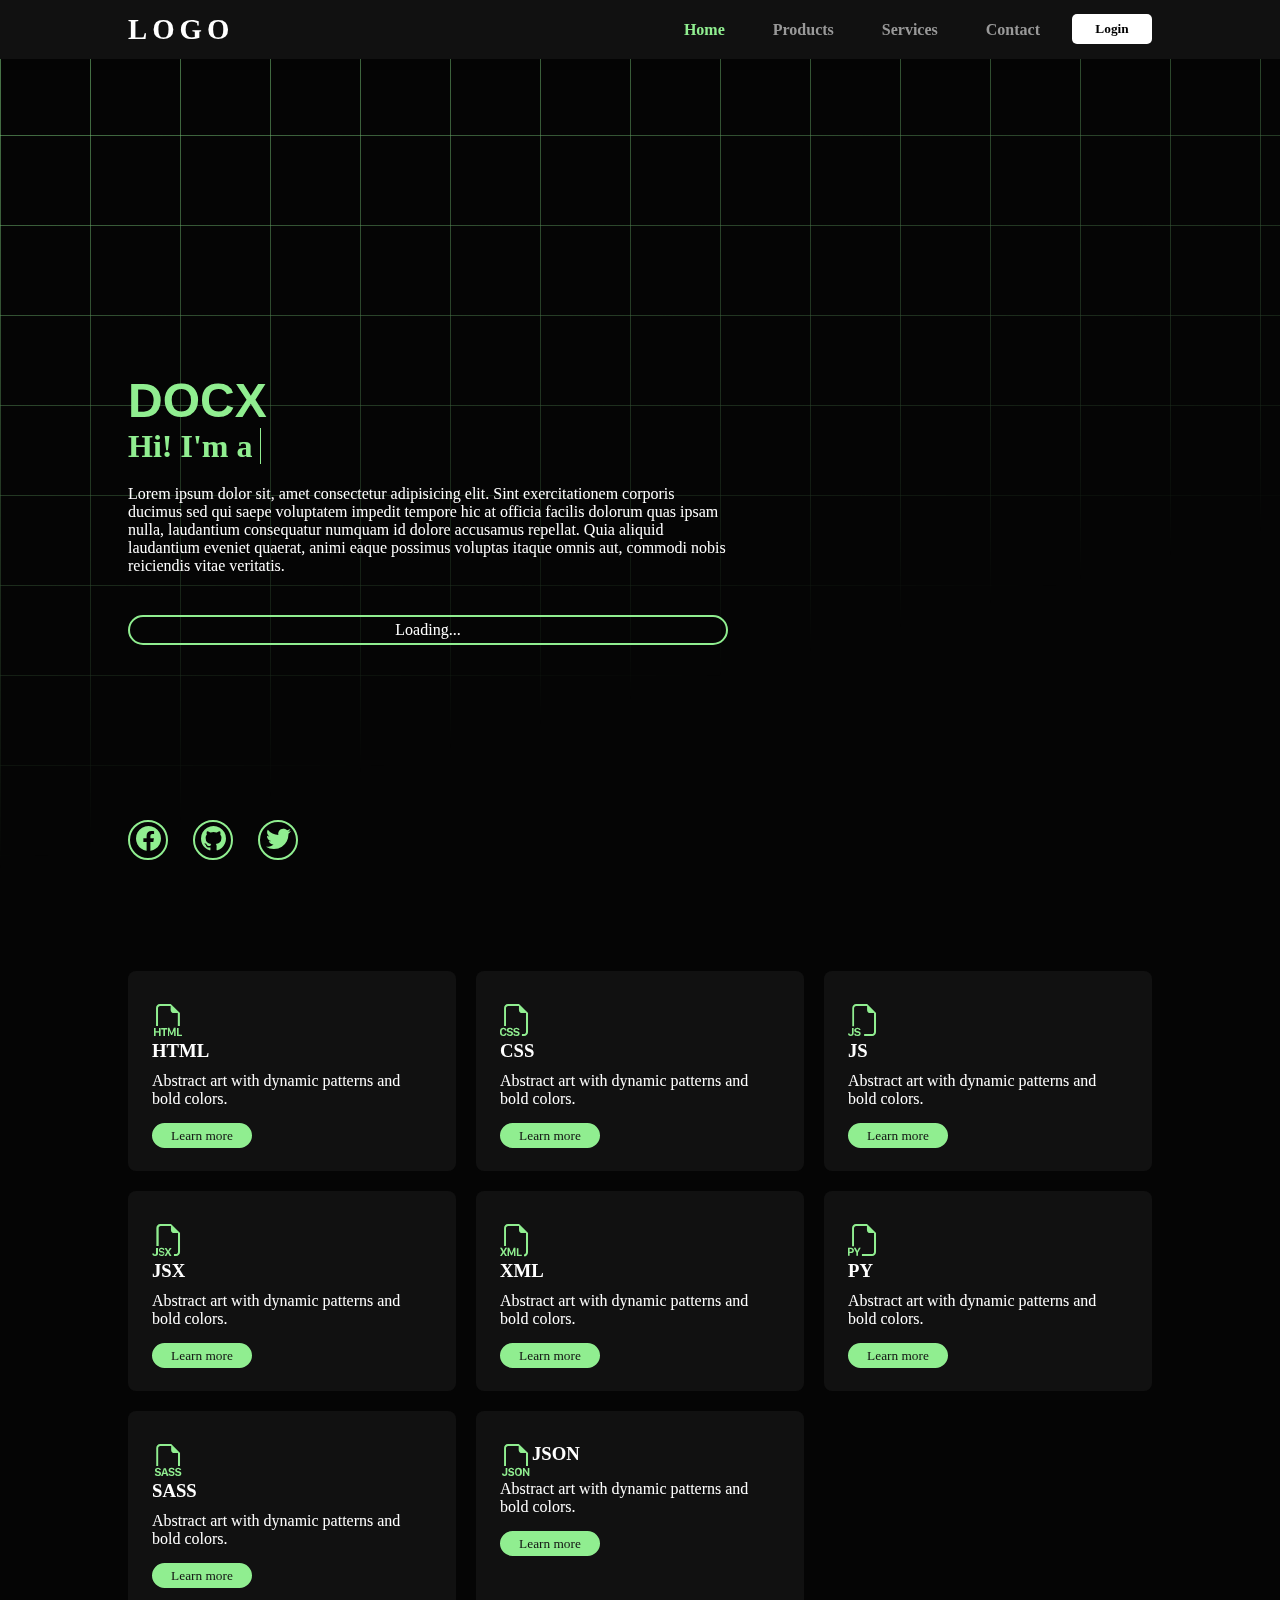
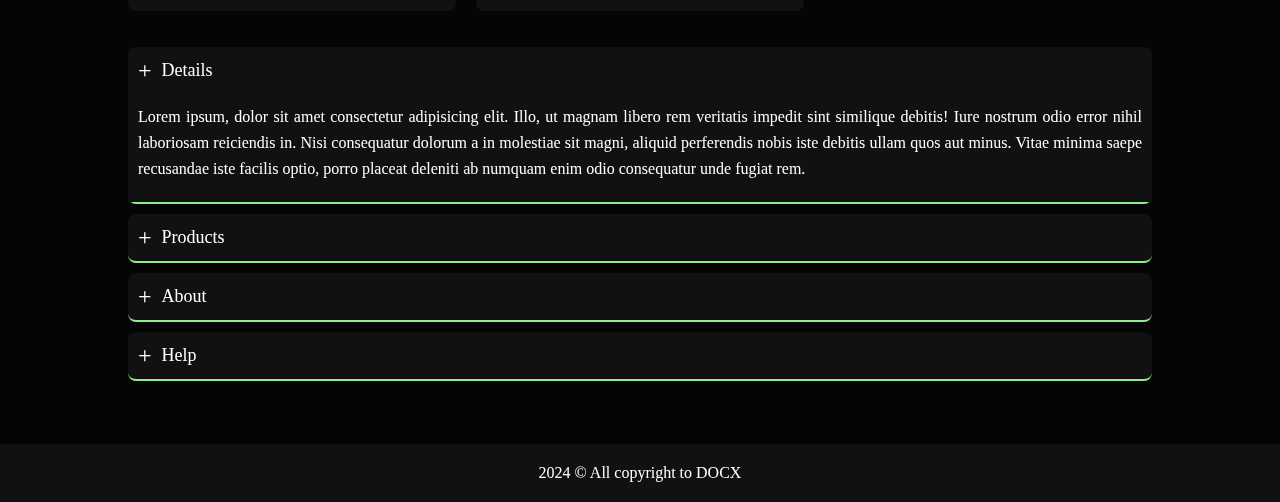
<file: index.html>
<!DOCTYPE html>
<html lang="en">

<head>
  <meta charset="UTF-8">
  <meta name="viewport" content="width=device-width, initial-scale=1.0">
  <title>LOGO</title>
  <link rel="stylesheet" href="css/style.css">
  <link rel="stylesheet" href="css/animations.css">
  <!--Favicon-->
  <link rel="shortcut icon" href="images/favicon.ico" title="Favicon" />
  <link rel="stylesheet" href="https://cdn.jsdelivr.net/npm/bootstrap-icons@1.11.3/font/bootstrap-icons.min.css">
  <link rel="stylesheet" href="https://unicons.iconscout.com/release/v4.0.8/css/solid.css">
</head>

<body>

  <!-- Header -->
  <header>
    <div class="logo">LOGO</div>
    <nav class="navbar">
      <ul>
        <li><a href="index.html" class="active">Home</a></li>
        <li><a href="products.html">Products</a></li>
        <li><a href="services.html">Services</a></li>
        <li><a href="contact.html">Contact</a></li>
        <li><button class="login-btn" onclick="openLoginModal()">Login</button></li>
      </ul>
    </nav>
    <!-- Sidebar for Mobile View -->
    <div class="menu-icon" onclick="toggleSidebar()"><i class="uis uis-bars"></i></div>
    <div class="sidebar" id="sidebar">
      <button class="close-btn" onclick="toggleSidebar()"><i class="bi bi-x-square-fill"></i></button>
      <ul>
        <li><a href="index.html" class="active" onclick="toggleSidebar()">Home</a></li>
        <li><a href="products.html" onclick="toggleSidebar()">Products</a></li>
        <li><a href="services.html" onclick="toggleSidebar()">Services</a></li>
        <li><a href="contact.html" onclick="toggleSidebar()">Contact</a></li>
        <li><button class="login-btn" onclick="openLoginModal()">Login</button></li>
      </ul>
    </div>
  </header>
  <!-- Login Modal -->
  <div class="modal" id="loginModal">
    <div class="modal-content">
      <span class="close-btn" onclick="closeLoginModal()"><i class="bi bi-x-square-fill"></i></span>

      <!-- Default Login Form -->
      <div id="loginForm">
        <h2>Login</h2>
        <form>
          <label for="username">Username</label>
          <input type="text" id="username" name="username" required>
          <label for="password">Password</label>
          <input type="password" id="password" name="password" required>

          <!-- Remember Me Checkbox -->
          <div class="remember-me">
            <input type="checkbox" id="rememberMe" name="rememberMe">
            <label for="rememberMe">Remember Me</label>
          </div>

          <button type="submit" class="login-submit">Login</button>
        </form>
        <p><a href="#" onclick="showForgotPassword()">Forgot Password?</a></p>
        <p>New here? <a href="#" onclick="showSignup()">Create an account</a></p>
      </div>

      <!-- Signup Form -->
      <div id="signupForm" class="hidden">
        <h2>Sign Up</h2>
        <form>
          <label for="email">Email</label>
          <input type="email" id="email" name="email" required>
          <label for="newUsername">Username</label>
          <input type="text" id="newUsername" name="newUsername" required>
          <label for="newPassword">Password</label>
          <input type="password" id="newPassword" name="newPassword" required>
          <button type="submit" class="login-submit">Sign Up</button>
        </form>
        <p>Already have an account? <a href="#" onclick="showLogin()">Login here</a></p>
      </div>

      <!-- Forgot Password Form -->
      <div id="forgotPasswordForm" class="hidden">
        <h2>Forgot Password</h2>
        <form>
          <label for="forgotEmail">Email</label>
          <input type="email" id="forgotEmail" name="forgotEmail" required>
          <button type="submit" class="login-submit">Reset Password</button>
        </form>
        <p>Remember your password? <a href="#" onclick="showLogin()">Login here</a></p>
      </div>
    </div>
  </div>
  <!-- All Contents Goes Here -->
  <section class="home">
    <div class="card">
      <h1>DOCX</h1>
      <h2 aria-label="Hi! I'm a developer">
        Hi! I'm a&nbsp;<span class="typewriter"></span>
      </h1>
      <p>Lorem ipsum dolor sit, amet consectetur adipisicing elit. Sint exercitationem corporis ducimus sed qui saepe
        voluptatem impedit tempore hic at officia facilis dolorum quas ipsam nulla, laudantium consequatur numquam id
        dolore accusamus repellat. Quia aliquid laudantium eveniet quaerat, animi eaque possimus voluptas itaque omnis
        aut, commodi nobis reiciendis vitae veritatis.</p>
      <a href="learnmore">Loading...</a>
    </div>
    <div class="social-icons">
      <a href="#"><i class="bi bi-facebook"></i></a>
      <a href="#"><i class="bi bi-github"></i></a>
      <a href="#"><i class="bi bi-twitter"></i></a>
    </div>
  </section>
  <section class="contents">
    <div class="box">
      <div class="content-text">
        <a href="#"><i class="bi bi-filetype-html"></i></a>
        <h3>HTML</h3>
        <p>Abstract art with dynamic patterns and bold colors.</p>
        <button class="learn-more">Learn more</button>
      </div>
    </div>
    <div class="box">
      <div class="content-text">
        <a href="#"><i class="bi bi-filetype-css"></i></a>
        <h3>CSS</h3>
        <p>Abstract art with dynamic patterns and bold colors.</p>
        <button class="learn-more">Learn more</button>
      </div>
    </div>
    <div class="box">
      <div class="content-text">
        <a href="#"><i class="bi bi-filetype-js"></i></a>
        <h3>JS</h3>
        <p>Abstract art with dynamic patterns and bold colors.</p>
        <button class="learn-more">Learn more</button>
      </div>
    </div>
    <div class="box">
      <div class="content-text">
        <a href="#"><i class="bi bi-filetype-jsx"></i></a>
        <h3>JSX</h3>
        <p>Abstract art with dynamic patterns and bold colors.</p>
        <button class="learn-more">Learn more</button>
      </div>
    </div>
    <div class="box">
      <div class="content-text">
        <a href="#"><i class="bi bi-filetype-xml"></i></a>
        <h3>XML</h3>
        <p>Abstract art with dynamic patterns and bold colors.</p>
        <button class="learn-more">Learn more</button>
      </div>
    </div>
    <div class="box">
      <div class="content-text">
        <a href="#"><i class="bi bi-filetype-py"></i></a>
        <h3>PY</h3>
        <p>Abstract art with dynamic patterns and bold colors.</p>
        <button class="learn-more">Learn more</button>
      </div>
    </div>
    <div class="box">
      <div class="content-text">
        <a href="#"><i class="bi bi-filetype-sass"></i></a>
        <h3>SASS</h3>
        <p>Abstract art with dynamic patterns and bold colors.</p>
        <button class="learn-more">Learn more</button>
      </div>
    </div>
    <div class="box">
      <div class="content-text">
        <a href="#"><i class="bi bi-filetype-json"></i><h3>JSON</h3></a>
        
        <p>Abstract art with dynamic patterns and bold colors.</p>
        <button class="learn-more">Learn more</button>
      </div>
    </div>
    <!-- Add more contents here -->
  </section class=accordion-container>
  <section>
  <ul class="accordion">
    <li>
        <input type="radio" name="accordion" id="first" checked>
        <label for="first">Details</label>
        <div class="content">
            <p>Lorem ipsum, dolor sit amet consectetur adipisicing elit. Illo, ut magnam libero rem veritatis
                impedit sint similique debitis! Iure nostrum odio error nihil laboriosam reiciendis in. Nisi
                consequatur dolorum a in molestiae sit magni, aliquid perferendis nobis iste debitis ullam quos
                aut minus. Vitae minima saepe recusandae iste facilis optio, porro placeat deleniti ab numquam
                enim odio consequatur unde fugiat rem.</p>
        </div>
    </li>
    <li>
        <input type="radio" name="accordion" id="second">
        <label for="second">Products</label>
        <div class="content">
            <p>Lorem ipsum, dolor sit amet consectetur adipisicing elit. Illo, ut magnam libero rem veritatis
                impedit sint similique debitis! Iure nostrum odio error nihil laboriosam reiciendis in. Nisi
                consequatur dolorum a in molestiae sit magni, aliquid perferendis nobis iste debitis ullam quos
                aut minus. Vitae minima saepe recusandae iste facilis optio, porro placeat deleniti ab numquam
                enim odio consequatur unde fugiat rem.</p>
        </div>
    </li>
    <li>
        <input type="radio" name="accordion" id="third">
        <label for="third">About</label>
        <div class="content">
            <p>Lorem ipsum, dolor sit amet consectetur adipisicing elit. Illo, ut magnam libero rem veritatis
                impedit sint similique debitis! Iure nostrum odio error nihil laboriosam reiciendis in. Nisi
                consequatur dolorum a in molestiae sit magni, aliquid perferendis nobis iste debitis ullam quos
                aut minus. Vitae minima saepe recusandae iste facilis optio, porro placeat deleniti ab numquam
                enim odio consequatur unde fugiat rem.</p>
        </div>
    </li>
    <li>
        <input type="radio" name="accordion" id="fourth">
        <label for="fourth">Help</label>
        <div class="content">
            <p>Lorem ipsum, dolor sit amet consectetur adipisicing elit. Illo, ut magnam libero rem veritatis
                impedit sint similique debitis! Iure nostrum odio error nihil laboriosam reiciendis in. Nisi
                consequatur dolorum a in molestiae sit magni, aliquid perferendis nobis iste debitis ullam quos
                aut minus. Vitae minima saepe recusandae iste facilis optio, porro placeat deleniti ab numquam
                enim odio consequatur unde fugiat rem.</p>
        </div>
    </li>
</ul>
</section>
  <footer>2024 © All copyright to DOCX</footer>

  <script src="js/script.js"></script>
  <script src="js/animations.js"></script>

</body>

</html>
</file>
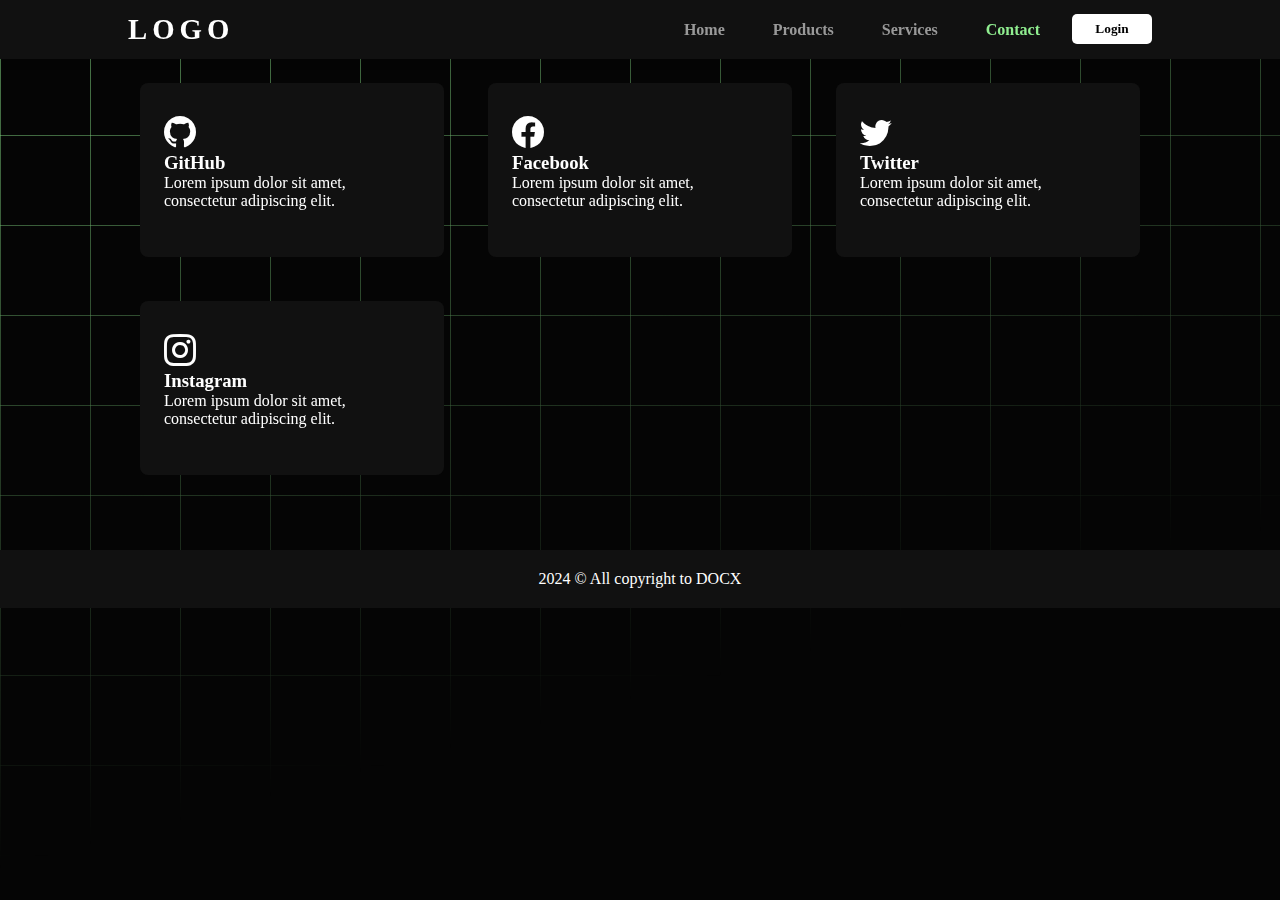
<file: contact.html>
<!DOCTYPE html>
<html lang="en">

<head>
  <meta charset="UTF-8">
  <meta name="viewport" content="width=device-width, initial-scale=1.0">
  <title>LOGO</title>
  <link rel="stylesheet" href="css/style.css">
  <link rel="stylesheet" href="css/animations.css">
  <!--Favicon-->
  <link rel="shortcut icon" href="images/favicon.ico" title="Favicon" />
  <link rel="stylesheet" href="https://cdn.jsdelivr.net/npm/bootstrap-icons@1.11.3/font/bootstrap-icons.min.css">
  <link rel="stylesheet" href="https://unicons.iconscout.com/release/v4.0.8/css/solid.css">
</head>

<body>

  <!-- Header -->
  <header>
    <div class="logo">LOGO</div>
    <nav class="navbar">
      <ul>
        <li><a href="index.html">Home</a></li>
        <li><a href="products.html">Products</a></li>
        <li><a href="services.html">Services</a></li>
        <li><a href="contact.html" class="active">Contact</a></li>
        <li><button class="login-btn" onclick="openLoginModal()">Login</button></li>
      </ul>
    </nav>
    <!-- Sidebar for Mobile View -->
    <div class="menu-icon" onclick="toggleSidebar()"><i class="uis uis-bars"></i></div>
    <div class="sidebar" id="sidebar">
      <button class="close-btn" onclick="toggleSidebar()"><i class="bi bi-x-square-fill"></i></button>
      <ul>
        <li><a href="index.html" onclick="toggleSidebar()">Home</a></li>
        <li><a href="products.html" onclick="toggleSidebar()">Products</a></li>
        <li><a href="services.html" onclick="toggleSidebar()">Services</a></li>
        <li><a href="contact.html" onclick="toggleSidebar()">Contact</a></li>
        <li><button class="login-btn" onclick="openLoginModal()">Login</button></li>
      </ul>
    </div>
  </header>
  <!-- Login Modal -->
  <div class="modal" id="loginModal">
    <div class="modal-content">
      <span class="close-btn" onclick="closeLoginModal()"><i class="bi bi-x-square-fill"></i></span>

      <!-- Default Login Form -->
      <div id="loginForm">
        <h2>Login</h2>
        <form>
          <label for="username">Username</label>
          <input type="text" id="username" name="username" required>
          <label for="password">Password</label>
          <input type="password" id="password" name="password" required>

          <!-- Remember Me Checkbox -->
          <div class="remember-me">
            <input type="checkbox" id="rememberMe" name="rememberMe">
            <label for="rememberMe">Remember Me</label>
          </div>

          <button type="submit" class="login-submit">Login</button>
        </form>
        <p><a href="#" onclick="showForgotPassword()">Forgot Password?</a></p>
        <p>New here? <a href="#" onclick="showSignup()">Create an account</a></p>
      </div>

      <!-- Signup Form -->
      <div id="signupForm" class="hidden">
        <h2>Sign Up</h2>
        <form>
          <label for="email">Email</label>
          <input type="email" id="email" name="email" required>
          <label for="newUsername">Username</label>
          <input type="text" id="newUsername" name="newUsername" required>
          <label for="newPassword">Password</label>
          <input type="password" id="newPassword" name="newPassword" required>
          <button type="submit" class="login-submit">Sign Up</button>
        </form>
        <p>Already have an account? <a href="#" onclick="showLogin()">Login here</a></p>
      </div>

      <!-- Forgot Password Form -->
      <div id="forgotPasswordForm" class="hidden">
        <h2>Forgot Password</h2>
        <form>
          <label for="forgotEmail">Email</label>
          <input type="email" id="forgotEmail" name="forgotEmail" required>
          <button type="submit" class="login-submit">Reset Password</button>
        </form>
        <p>Remember your password? <a href="#" onclick="showLogin()">Login here</a></p>
      </div>
    </div>
  </div>
  <!-- All Contents Goes Here -->
  <section class="robox-container">
<div class="robox">
  <a href="#"><i class="bi bi-github"></i></a>
  <h3>GitHub</h3>
  <div class="liquid-flow-wave"></div>
  <div class="content-text">
    <p>Lorem ipsum dolor sit amet, consectetur adipiscing elit.</p>
    <a href="#"><i class="fas fa-link"></i></a>
  </div>
</div>
<div class="robox">
  <a href="#"><i class="bi bi-facebook"></i></a>
  <h3>Facebook</h3>
  <div class="liquid-flow-wave"></div>
  <div class="content-text">
    <p>Lorem ipsum dolor sit amet, consectetur adipiscing elit.</p>
    <a href="#"><i class="fas fa-link"></i></a>
  </div>
</div>
<div class="robox">
  <a href="#"><i class="bi bi-twitter"></i></a>
  <h3>Twitter</h3>
  <div class="liquid-flow-wave"></div>
  <div class="content-text">
    <p>Lorem ipsum dolor sit amet, consectetur adipiscing elit.</p>
    <a href="#"><i class="fas fa-link"></i></a>
  </div>
</div>
<div class="robox">
  <a href="#"><i class="bi bi-instagram"></i></a>
  <h3>Instagram</h3>
  <div class="liquid-flow-wave"></div>
  <div class="content-text">
    <p>Lorem ipsum dolor sit amet, consectetur adipiscing elit.</p>
    <a href="#"><i class="fas fa-link"></i></a>
  </div>
</div>
<div class="waves"></div>
  </section>
  <footer>2024 © All copyright to DOCX</footer>

  <script src="js/script.js"></script>
  <script src="js/animations.js"></script>

</body>

</html>
</file>
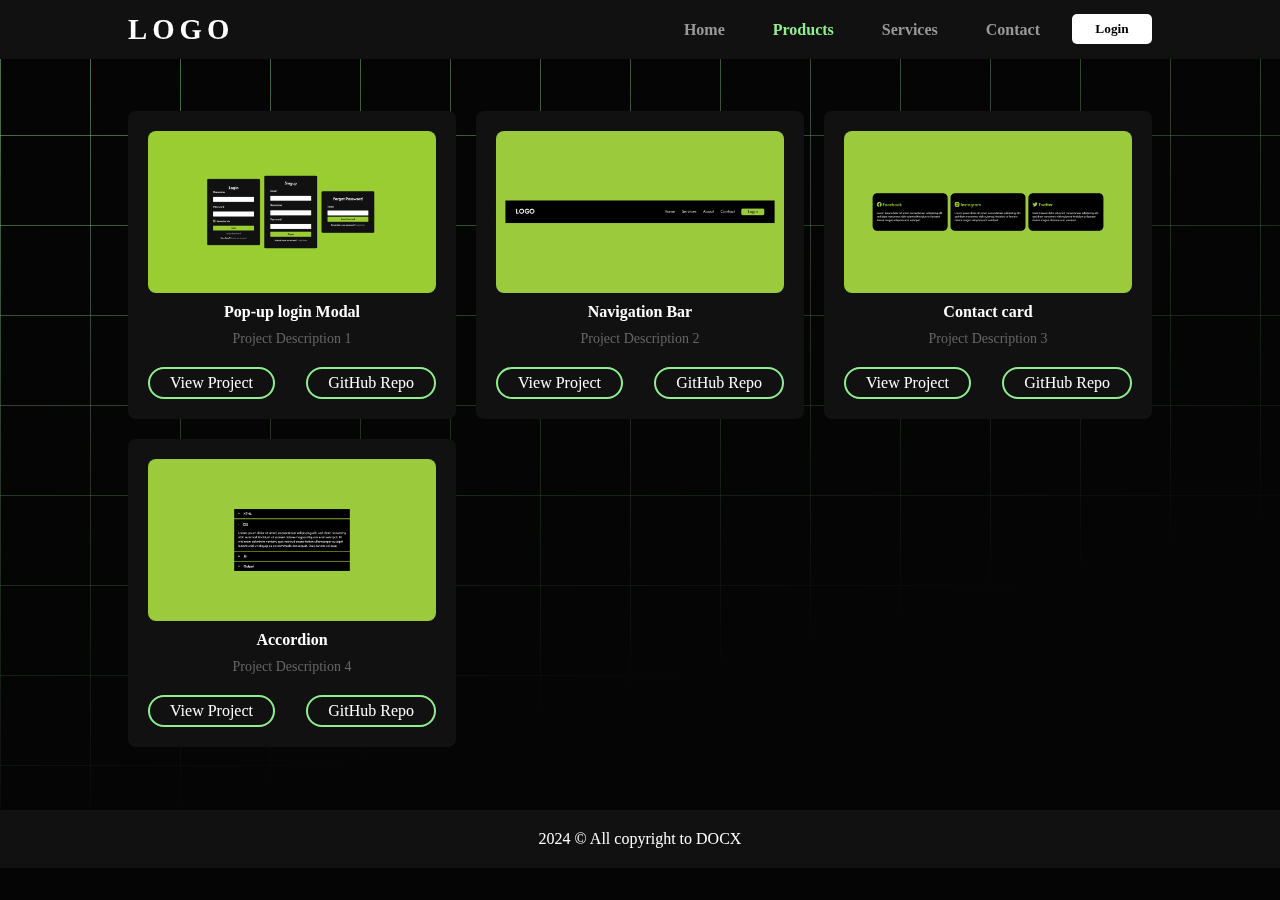
<file: products.html>
<!DOCTYPE html>
<html lang="en">

<head>
  <meta charset="UTF-8">
  <meta name="viewport" content="width=device-width, initial-scale=1.0">
  <title>LOGO</title>
  <link rel="stylesheet" href="css/style.css">
  <link rel="stylesheet" href="css/animations.css">
  <!--Favicon-->
  <link rel="shortcut icon" href="images/favicon.ico" title="Favicon" />
  <link rel="stylesheet" href="https://cdn.jsdelivr.net/npm/bootstrap-icons@1.11.3/font/bootstrap-icons.min.css">
  <link rel="stylesheet" href="https://unicons.iconscout.com/release/v4.0.8/css/solid.css">
</head>

<body>

  <!-- Header -->
  <header>
    <div class="logo">LOGO</div>
    <nav class="navbar">
      <ul>
        <li><a href="index.html">Home</a></li>
        <li><a href="products.html" class="active">Products</a></li>
        <li><a href="services.html">Services</a></li>
        <li><a href="contact.html">Contact</a></li>
        <li><button class="login-btn" onclick="openLoginModal()">Login</button></li>
      </ul>
    </nav>
    <!-- Sidebar for Mobile View -->
    <div class="menu-icon" onclick="toggleSidebar()"><i class="uis uis-bars"></i></div>
    <div class="sidebar" id="sidebar">
      <button class="close-btn" onclick="toggleSidebar()"><i class="bi bi-x-square-fill"></i></button>
      <ul>
        <li><a href="index.html" onclick="toggleSidebar()">Home</a></li>
        <li><a href="products.html" onclick="toggleSidebar()">Products</a></li>
        <li><a href="services.html" onclick="toggleSidebar()">Services</a></li>
        <li><a href="contact.html" onclick="toggleSidebar()">Contact</a></li>
        <li><button class="login-btn" onclick="openLoginModal()">Login</button></li>
      </ul>
    </div>
  </header>
  <!-- Login Modal -->
  <div class="modal" id="loginModal">
    <div class="modal-content">
      <span class="close-btn" onclick="closeLoginModal()"><i class="bi bi-x-square-fill"></i></span>

      <!-- Default Login Form -->
      <div id="loginForm">
        <h2>Login</h2>
        <form>
          <label for="username">Username</label>
          <input type="text" id="username" name="username" required>
          <label for="password">Password</label>
          <input type="password" id="password" name="password" required>

          <!-- Remember Me Checkbox -->
          <div class="remember-me">
            <input type="checkbox" id="rememberMe" name="rememberMe">
            <label for="rememberMe">Remember Me</label>
          </div>

          <button type="submit" class="login-submit">Login</button>
        </form>
        <p><a href="#" onclick="showForgotPassword()">Forgot Password?</a></p>
        <p>New here? <a href="#" onclick="showSignup()">Create an account</a></p>
      </div>

      <!-- Signup Form -->
      <div id="signupForm" class="hidden">
        <h2>Sign Up</h2>
        <form>
          <label for="email">Email</label>
          <input type="email" id="email" name="email" required>
          <label for="newUsername">Username</label>
          <input type="text" id="newUsername" name="newUsername" required>
          <label for="newPassword">Password</label>
          <input type="password" id="newPassword" name="newPassword" required>
          <button type="submit" class="login-submit">Sign Up</button>
        </form>
        <p>Already have an account? <a href="#" onclick="showLogin()">Login here</a></p>
      </div>

      <!-- Forgot Password Form -->
      <div id="forgotPasswordForm" class="hidden">
        <h2>Forgot Password</h2>
        <form>
          <label for="forgotEmail">Email</label>
          <input type="email" id="forgotEmail" name="forgotEmail" required>
          <button type="submit" class="login-submit">Reset Password</button>
        </form>
        <p>Remember your password? <a href="#" onclick="showLogin()">Login here</a></p>
      </div>
    </div>
  </div>
  <!-- All Contents Goes Here -->
<section class="set">
  <div class="project-grid">
    <div class="project-card">
      <img src="images/Login.jpg" alt="Project Image 1">
      <h2>Pop-up login Modal</h2>
      <p>Project Description 1</p>
      <div class="project-links">
        <a href="#" class="btn">View Project</a>
        <a href="#" class="btn">GitHub Repo</a>
      </div>
    </div>
    <div class="project-card">
      <img src="images/Navigation bar.jpg" alt="Project Image 2">
      <h2>Navigation Bar</h2>
      <p>Project Description 2</p>
      <div class="project-links">
        <a href="#" class="btn">View Project</a>
        <a href="#" class="btn">GitHub Repo</a>
      </div>
    </div>
    <div class="project-card">
      <img src="images/Contact Card.jpg" alt="Project Image 3">
      <h2>Contact card</h2>
      <p>Project Description 3</p>
      <div class="project-links">
        <a href="#" class="btn">View Project</a>
        <a href="#" class="btn">GitHub Repo</a>
      </div>
    </div>
    <div class="project-card">
      <img src="images/Accordion.jpg" alt="Project Image 4">
      <h2>Accordion</h2>
      <p>Project Description 4</p>
      <div class="project-links">
        <a href="#" class="btn">View Project</a>
        <a href="#" class="btn">GitHub Repo</a>
      </div>
    </div>
  </div>
</section>
  <footer>2024 © All copyright to DOCX</footer>

  <script src="js/script.js"></script>
  <script src="js/animations.js"></script>

</body>

</html>
</file>
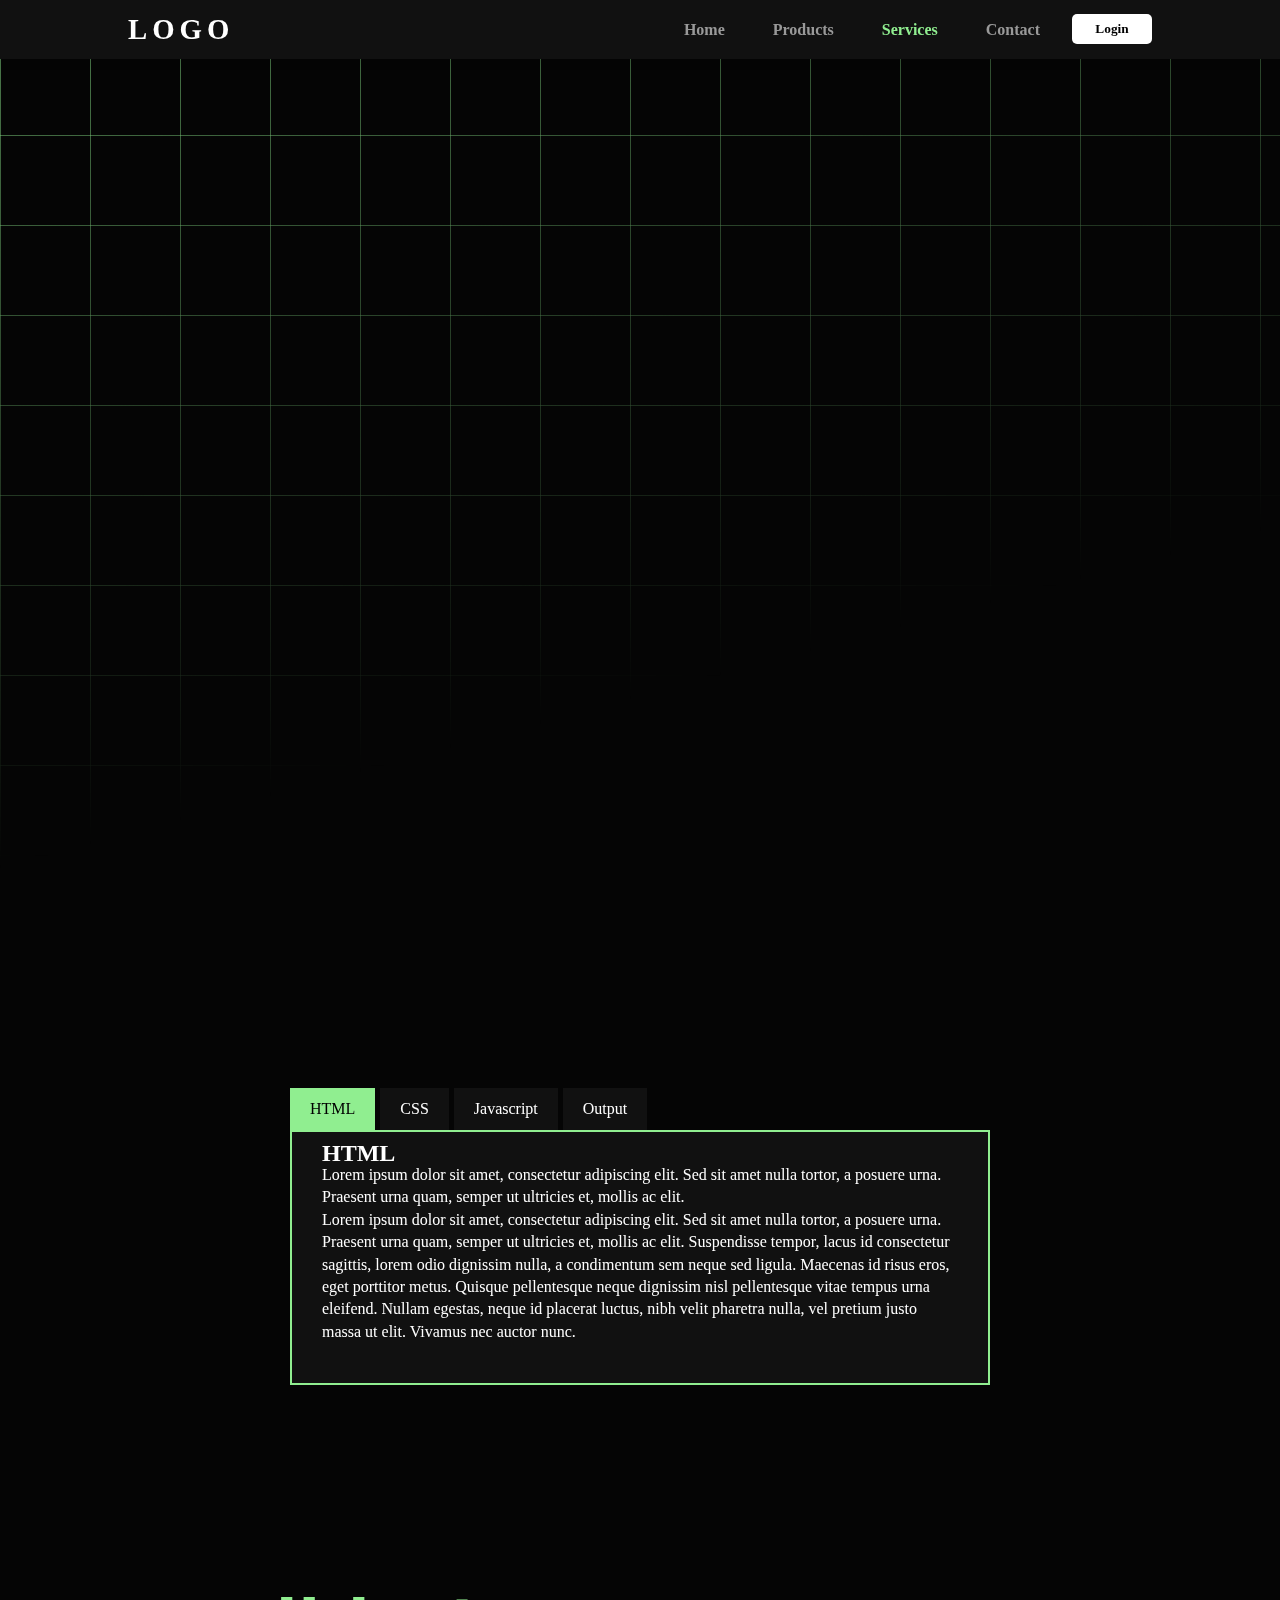
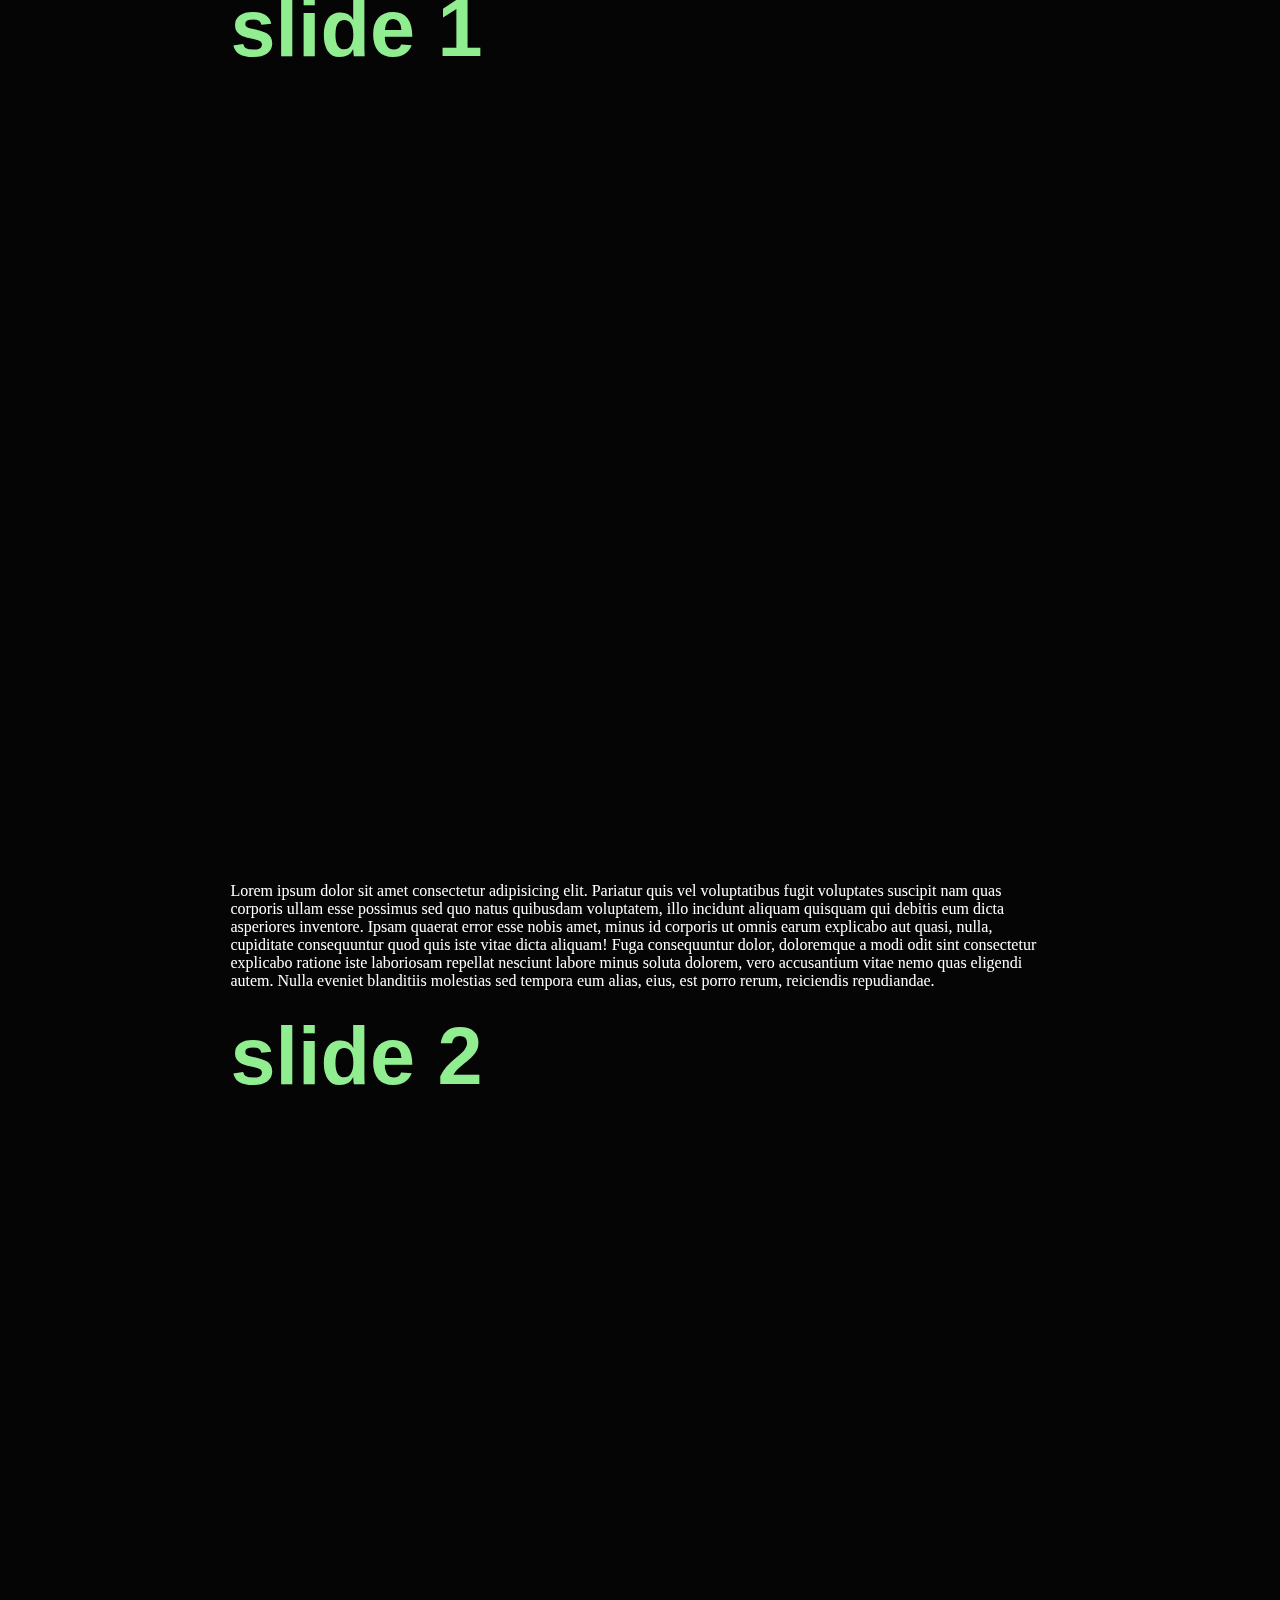
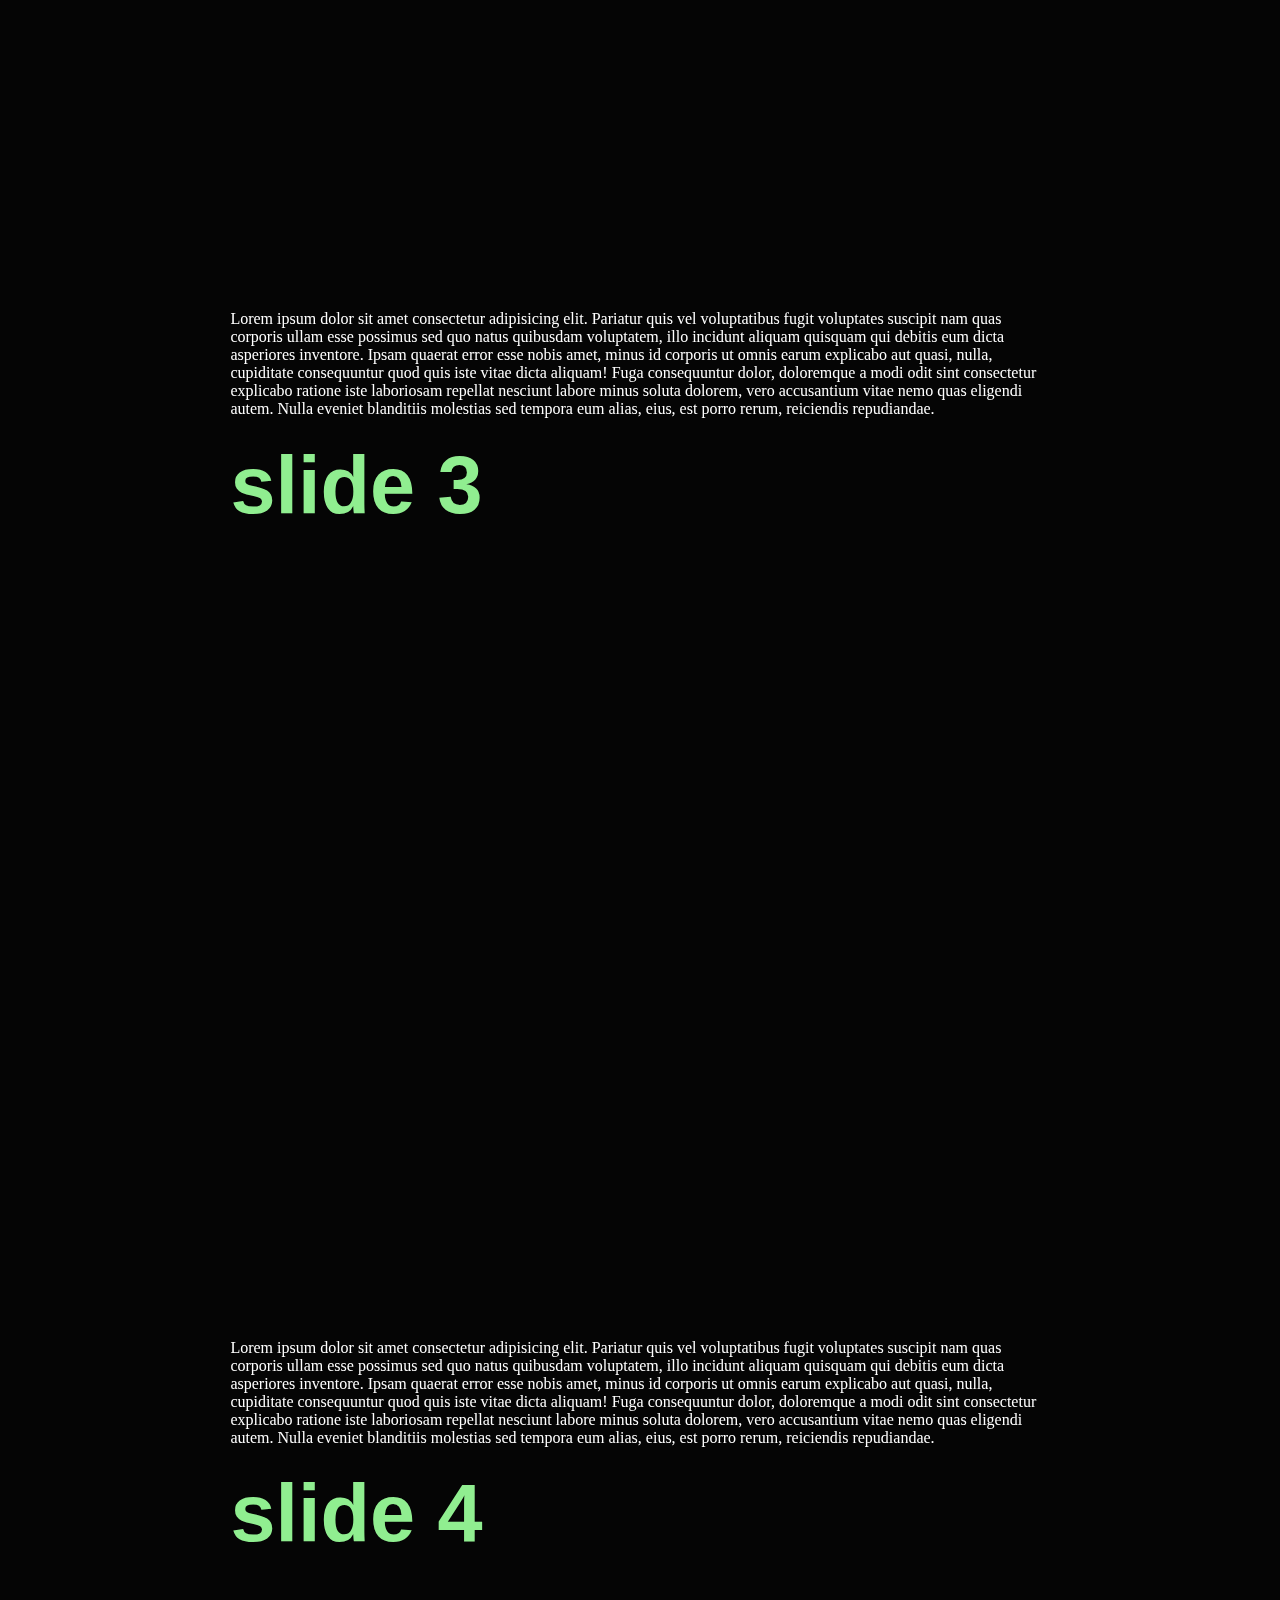
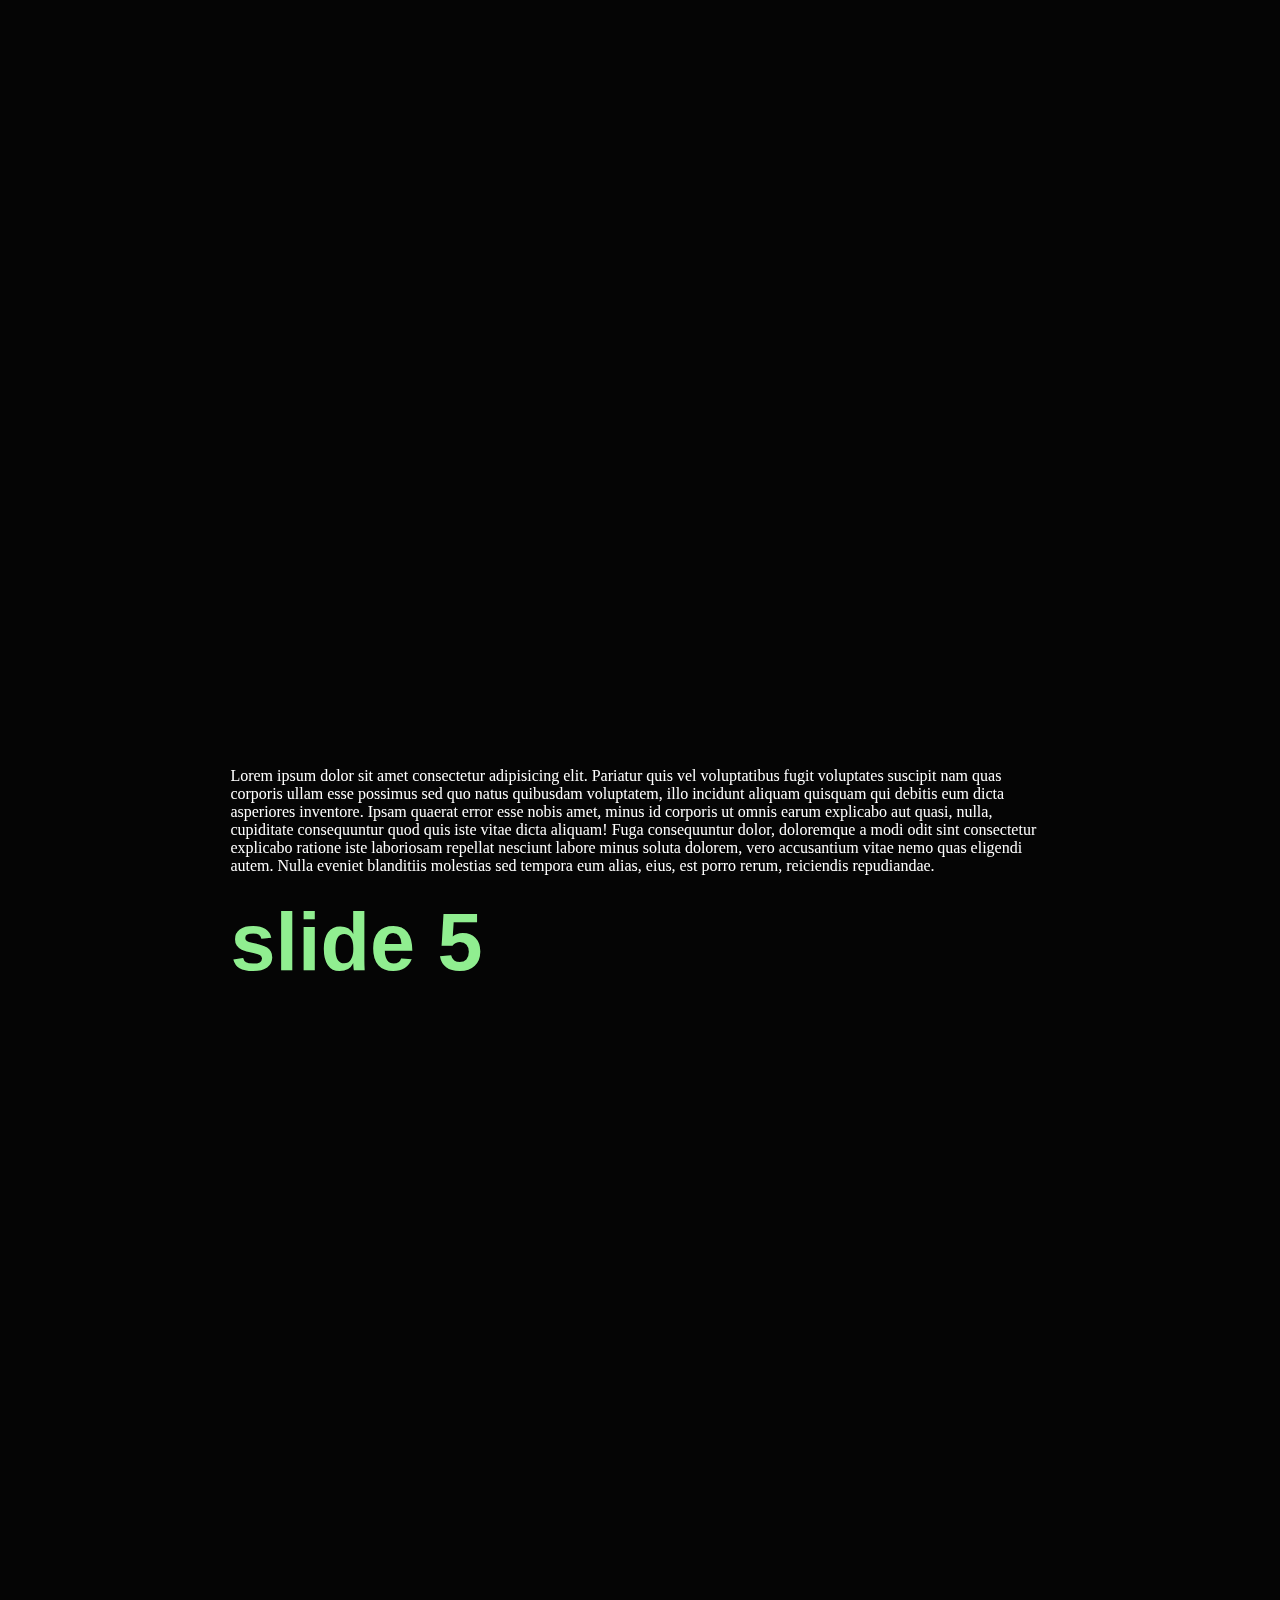
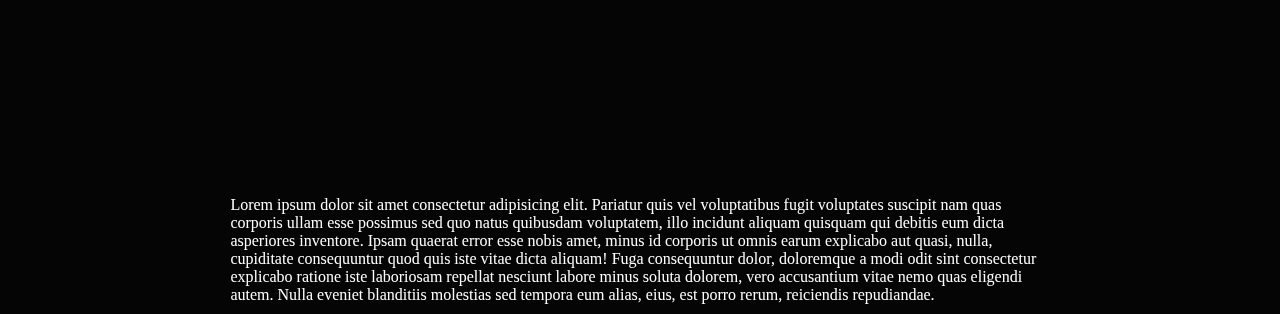
<file: services.html>
<!DOCTYPE html>
<html lang="en">

<head>
  <meta charset="UTF-8">
  <meta name="viewport" content="width=device-width, initial-scale=1.0">
  <title>LOGO</title>
  <link rel="stylesheet" href="css/style.css">
  <link rel="stylesheet" href="css/animations.css">
  <!--Favicon-->
  <link rel="shortcut icon" href="images/favicon.ico" title="Favicon" />
  <link rel="stylesheet" href="https://cdn.jsdelivr.net/npm/bootstrap-icons@1.11.3/font/bootstrap-icons.min.css">
  <link rel="stylesheet" href="https://unicons.iconscout.com/release/v4.0.8/css/solid.css">
</head>

<body>

  <!-- Header -->
  <header>
    <div class="logo">LOGO</div>
    <nav class="navbar">
      <ul>
        <li><a href="index.html">Home</a></li>
        <li><a href="products.html">Products</a></li>
        <li><a href="services.html" class="active">Services</a></li>
        <li><a href="contact.html">Contact</a></li>
        <li><button class="login-btn" onclick="openLoginModal()">Login</button></li>
      </ul>
    </nav>
    <!-- Sidebar for Mobile View -->
    <div class="menu-icon" onclick="toggleSidebar()"><i class="uis uis-bars"></i></div>
    <div class="sidebar" id="sidebar">
      <button class="close-btn" onclick="toggleSidebar()"><i class="bi bi-x-square-fill"></i></button>
      <ul>
        <li><a href="index.html" onclick="toggleSidebar()">Home</a></li>
        <li><a href="products.html" onclick="toggleSidebar()">Products</a></li>
        <li><a href="services.html" onclick="toggleSidebar()">Services</a></li>
        <li><a href="contact.html" onclick="toggleSidebar()">Contact</a></li>
        <li><button class="login-btn" onclick="openLoginModal()">Login</button></li>
      </ul>
    </div>
  </header>
  <!-- Login Modal -->
  <div class="modal" id="loginModal">
    <div class="modal-content">
      <span class="close-btn" onclick="closeLoginModal()"><i class="bi bi-x-square-fill"></i></span>

      <!-- Default Login Form -->
      <div id="loginForm">
        <h2>Login</h2>
        <form>
          <label for="username">Username</label>
          <input type="text" id="username" name="username" required>
          <label for="password">Password</label>
          <input type="password" id="password" name="password" required>

          <!-- Remember Me Checkbox -->
          <div class="remember-me">
            <input type="checkbox" id="rememberMe" name="rememberMe">
            <label for="rememberMe">Remember Me</label>
          </div>

          <button type="submit" class="login-submit">Login</button>
        </form>
        <p><a href="#" onclick="showForgotPassword()">Forgot Password?</a></p>
        <p>New here? <a href="#" onclick="showSignup()">Create an account</a></p>
      </div>

      <!-- Signup Form -->
      <div id="signupForm" class="hidden">
        <h2>Sign Up</h2>
        <form>
          <label for="email">Email</label>
          <input type="email" id="email" name="email" required>
          <label for="newUsername">Username</label>
          <input type="text" id="newUsername" name="newUsername" required>
          <label for="newPassword">Password</label>
          <input type="password" id="newPassword" name="newPassword" required>
          <button type="submit" class="login-submit">Sign Up</button>
        </form>
        <p>Already have an account? <a href="#" onclick="showLogin()">Login here</a></p>
      </div>

      <!-- Forgot Password Form -->
      <div id="forgotPasswordForm" class="hidden">
        <h2>Forgot Password</h2>
        <form>
          <label for="forgotEmail">Email</label>
          <input type="email" id="forgotEmail" name="forgotEmail" required>
          <button type="submit" class="login-submit">Reset Password</button>
        </form>
        <p>Remember your password? <a href="#" onclick="showLogin()">Login here</a></p>
      </div>
    </div>
  </div>
  <!-- All Contents Goes Here -->
  <section class="tabbed-content">
    <div class="tabbed">
      <input type="radio" name="tabs" id="tab-nav-1" checked>
      <label for="tab-nav-1">HTML</label>
      <input type="radio" name="tabs" id="tab-nav-2">
      <label for="tab-nav-2">CSS</label>
      <input type="radio" name="tabs" id="tab-nav-3">
      <label for="tab-nav-3">Javascript</label>
      <input type="radio" name="tabs" id="tab-nav-4">
      <label for="tab-nav-4">Output</label>
      <div class="tabs">
        <div>
          <h2>HTML</h2>
          <p>Lorem ipsum dolor sit amet, consectetur adipiscing elit. Sed sit amet nulla tortor, a posuere urna.
            Praesent
            urna quam, semper ut ultricies et, mollis ac elit. </p>
          <p>Lorem ipsum dolor sit amet, consectetur adipiscing elit. Sed sit amet nulla tortor, a posuere urna.
            Praesent
            urna quam, semper ut ultricies et, mollis ac elit. Suspendisse tempor, lacus id consectetur sagittis, lorem
            odio dignissim nulla, a condimentum sem neque sed ligula. Maecenas id risus eros, eget porttitor metus.
            Quisque pellentesque neque dignissim nisl pellentesque vitae tempus urna eleifend. Nullam egestas, neque id
            placerat luctus, nibh velit pharetra nulla, vel pretium justo massa ut elit. Vivamus nec auctor nunc.</p>
        </div>
        <div>
          <h2>CSS</h2>
          <p>Maecenas dictum, urna ut consequat condimentum, est dui commodo diam, ac pretium dui ante eu quam.
            Curabitur
            posuere metus nec tellus venenatis placerat. Ut egestas neque in odio vulputate gravida. In at justo ac est
            laoreet eleifend vel quis arcu. Aliquam erat volutpat. Proin vitae vehicula neque. Nam tempus erat ac ante
            tincidunt tincidunt. Pellentesque eu nibh sapien. Nunc augue magna, lacinia eget congue eget, mattis id
            tortor. Fusce id vestibulum neque. Proin tincidunt tellus ut risus lobortis cursus. Duis sit amet urna vel
            sapien ullamcorper varius.</p>
        </div>
        <div>
          <h2>Javascript</h2>
          <p>Duis luctus dolor ac erat luctus hendrerit. Aenean id congue magna. Proin sit amet elit vel lacus ornare
            dignissim imperdiet nec odio. Maecenas condimentum egestas lorem et laoreet. Donec ut leo non purus rutrum
            euismod vel faucibus nunc. Curabitur vel mauris nisi, vitae laoreet erat. Lorem ipsum dolor sit amet,
            consectetur adipiscing elit. Vestibulum ante ipsum primis in faucibus orci luctus et ultrices posuere
            cubilia
            Curae; Maecenas ipsum odio, iaculis id vulputate vitae, vestibulum at nunc. Integer non nisl lorem. Quisque
            lobortis congue semper. Nunc neque nisi, consequat id egestas vitae, porta vel sem.</p>
        </div>
        <div>
          <h2>Output</h2>
          <p>Fusce vel eros eu lectus ultricies fermentum vestibulum adipiscing odio. Suspendisse ultricies, metus nec
            dapibus pharetra, quam arcu vulputate nisl, a pretium nisi velit id ante. Nunc auctor augue sit amet orci
            vestibulum id placerat nulla pellentesque. Duis vel quam velit. Ut auctor ipsum quis lacus semper non
            pretium
            mi dignissim. Morbi ultrices augue eget nisi hendrerit placerat. Mauris rhoncus urna quis metus congue quis
            condimentum risus interdum. Nam lobortis lectus et enim laoreet mattis. Integer faucibus ullamcorper erat,
            at
            rhoncus leo bibendum sed. Mauris libero urna, placerat non pretium ac, elementum et arcu. Aliquam non tellus
            diam, vel scelerisque odio. Etiam a quam et enim vehicula feugiat posuere at dui. Phasellus at nisl quam.
            Integer nisi mi, varius vitae placerat viverra, dapibus vitae massa. Nullam ut orci vitae nisi ornare
            aliquam
            in eget orci.</p>
        </div>
      </div>
  </section>
  <section class="reg">
    <section>
      <h1>slide 1</h1>
      <p>Lorem ipsum dolor sit amet consectetur adipisicing elit. Pariatur quis vel voluptatibus fugit voluptates
        suscipit nam quas corporis ullam esse possimus sed quo natus quibusdam voluptatem, illo incidunt aliquam
        quisquam qui debitis eum dicta asperiores inventore. Ipsam quaerat error esse nobis amet, minus id corporis ut
        omnis earum explicabo aut quasi, nulla, cupiditate consequuntur quod quis iste vitae dicta aliquam! Fuga
        consequuntur dolor, doloremque a modi odit sint consectetur explicabo ratione iste laboriosam repellat nesciunt
        labore minus soluta dolorem, vero accusantium vitae nemo quas eligendi autem. Nulla eveniet blanditiis molestias
        sed tempora eum alias, eius, est porro rerum, reiciendis repudiandae.</p>
    </section>
    <section>
      <h1>slide 2</h1>
      <p>Lorem ipsum dolor sit amet consectetur adipisicing elit. Pariatur quis vel voluptatibus fugit voluptates
        suscipit nam quas corporis ullam esse possimus sed quo natus quibusdam voluptatem, illo incidunt aliquam
        quisquam qui debitis eum dicta asperiores inventore. Ipsam quaerat error esse nobis amet, minus id corporis ut
        omnis earum explicabo aut quasi, nulla, cupiditate consequuntur quod quis iste vitae dicta aliquam! Fuga
        consequuntur dolor, doloremque a modi odit sint consectetur explicabo ratione iste laboriosam repellat nesciunt
        labore minus soluta dolorem, vero accusantium vitae nemo quas eligendi autem. Nulla eveniet blanditiis molestias
        sed tempora eum alias, eius, est porro rerum, reiciendis repudiandae.</p>
    </section>
    <section>
      <h1>slide 3</h1>
      <p>Lorem ipsum dolor sit amet consectetur adipisicing elit. Pariatur quis vel voluptatibus fugit voluptates
        suscipit nam quas corporis ullam esse possimus sed quo natus quibusdam voluptatem, illo incidunt aliquam
        quisquam qui debitis eum dicta asperiores inventore. Ipsam quaerat error esse nobis amet, minus id corporis ut
        omnis earum explicabo aut quasi, nulla, cupiditate consequuntur quod quis iste vitae dicta aliquam! Fuga
        consequuntur dolor, doloremque a modi odit sint consectetur explicabo ratione iste laboriosam repellat nesciunt
        labore minus soluta dolorem, vero accusantium vitae nemo quas eligendi autem. Nulla eveniet blanditiis molestias
        sed tempora eum alias, eius, est porro rerum, reiciendis repudiandae.</p>
    </section>
    <section>
      <h1>slide 4</h1>
      <p>Lorem ipsum dolor sit amet consectetur adipisicing elit. Pariatur quis vel voluptatibus fugit voluptates
        suscipit nam quas corporis ullam esse possimus sed quo natus quibusdam voluptatem, illo incidunt aliquam
        quisquam qui debitis eum dicta asperiores inventore. Ipsam quaerat error esse nobis amet, minus id corporis ut
        omnis earum explicabo aut quasi, nulla, cupiditate consequuntur quod quis iste vitae dicta aliquam! Fuga
        consequuntur dolor, doloremque a modi odit sint consectetur explicabo ratione iste laboriosam repellat nesciunt
        labore minus soluta dolorem, vero accusantium vitae nemo quas eligendi autem. Nulla eveniet blanditiis molestias
        sed tempora eum alias, eius, est porro rerum, reiciendis repudiandae.</p>
    </section>
    <section>
      <h1>slide 5</h1>
      <p>Lorem ipsum dolor sit amet consectetur adipisicing elit. Pariatur quis vel voluptatibus fugit voluptates
        suscipit nam quas corporis ullam esse possimus sed quo natus quibusdam voluptatem, illo incidunt aliquam
        quisquam qui debitis eum dicta asperiores inventore. Ipsam quaerat error esse nobis amet, minus id corporis ut
        omnis earum explicabo aut quasi, nulla, cupiditate consequuntur quod quis iste vitae dicta aliquam! Fuga
        consequuntur dolor, doloremque a modi odit sint consectetur explicabo ratione iste laboriosam repellat nesciunt
        labore minus soluta dolorem, vero accusantium vitae nemo quas eligendi autem. Nulla eveniet blanditiis molestias
        sed tempora eum alias, eius, est porro rerum, reiciendis repudiandae.</p>
    </section>
  </section>

  <script src="js/script.js"></script>
  <script src="js/animations.js"></script>

</body>

</html>
</file>
<file: css/style.css>
/* Global Styles */
* {
  margin: 0;
  padding: 0;
  box-sizing: border-box;
  font-family: 'Afacad', 'Arial Narrow';
}

body {
  min-height: 100vh;
  margin: 0;
  overflow-x: hidden;
  background: hsl(0 0% 2%);
  color: #fff;
}

body::before {
  --line: rgba(144, 238, 144, 0.521);
  content: "";
  height: 100vh;
  width: 100vw;
  position: fixed;
  background:
    linear-gradient(90deg, var(--line) 1px, transparent 1px 10vmin) 0 -5vmin / 10vmin 10vmin,
    linear-gradient(var(--line) 1px, transparent 1px 10vmin) 0 -5vmin / 10vmin 10vmin;
  mask: linear-gradient(-15deg, transparent 30%, white);
  top: 0;
  z-index: -1;
}

html {
  scrollbar-width: thin;
  scroll-behavior: smooth;
  scroll-snap-type: mandatory;
  scrollbar-color: lightgreen #000;
}


/* Header */
header {
  display: flex;
  justify-content: space-between;
  align-items: center;
  padding: 1% 10%;
  background: #111;
  box-shadow: 0 4px 8px rgba(0, 0, 0, 0.1);
  position: sticky;
  top: 0;
  z-index: 10;
}


.logo {
  letter-spacing: 5px;
  font-size: 1.8rem;
  font-weight: bold;
  color: #fff;
}

nav ul {
  align-items: center;
  list-style: none;
  display: flex;
  gap: 1rem;
}

nav ul li a {
  text-decoration: none;
  color: #999;
  font-weight: bold;
  padding: 0.3rem 1rem;
  transition: background 0.3s;
}

nav ul li a:hover {
  color: #fff;
}

nav a.active {
  color: lightgreen;
}

nav a.active:hover {
  color: lightgreen;
}

@media (max-width: 768px) {
  .hero a {
    width: 300px;
    height: 100px;
  }
}

/* Footer */
.container {
  display: grid;
  grid-template-rows: 1fr auto;
  min-height: 100vh;
}

footer {
  grid-row: 2;
  background-color: #111;
  color: #fff;
  padding: 20px;
  text-align: center;
  margin-top: 50px;
  position: static;
}

/* Sidebar for Mobile */
.menu-icon {
  display: none;
  font-size: 1.8rem;
  cursor: pointer;
  color: #fff;
}

.sidebar {
  display: none;
  position: fixed;
  top: 0;
  left: 0;
  width: 250px;
  height: 100%;
  background-color: #111;
  box-shadow: 2px 0 5px rgba(0, 0, 0, 0.3);
  z-index: 20;
  overflow-y: auto;
  padding-top: 2rem;
  transform: translateX(-100%);
  transition: 0.5s ease;
}

.sidebar.active {
  transform: translateX(0);
}

.sidebar ul {
  list-style: none;
  padding: 0;
}

.sidebar ul li {
  padding: 1rem 2rem;
}

.sidebar ul li a {
  text-decoration: none;
  color: #fff;
  font-weight: bold;
  display: block;
}

.close-btn {
  font-size: 1.8rem;
  color: #fff;
  background: none;
  border: none;
  position: absolute;
  top: 1rem;
  right: 1rem;
  cursor: pointer;
}

a {
  object-fit: cover;
}

/* Responsive Design */
@media (max-width: 768px) {
  nav ul {
    display: none;
  }

  .menu-icon {
    display: block;
  }

  .sidebar {
    display: block;
  }
}

/* login btn */
.login-btn {
  background: #fff;
  color: #000;
  width: 80px;
  height: 30px;
  border: none;
  border-radius: 5px;
  font-weight: bold;
}

.login-btn:hover {
  background: lightgreen;
  color: #000;
}

/* Hide elements with the .hidden class */
.hidden {
  display: none;
}

/* Modal Styles (unchanged) */
.modal {
  display: none;
  position: fixed;
  z-index: 50;
  left: 0;
  top: 0;
  width: 100%;
  height: 100%;
  background-color: rgba(0, 0, 0, 0.6);
  justify-content: center;
  align-items: center;
}

/* Modal Content */
.modal-content {
  background-color: #111;
  padding: 2rem;
  width: 300px;
  max-width: 80%;
  border-radius: 8px;
  box-shadow: 0 4px 8px rgba(0, 0, 0, 0.2);
  position: relative;
  text-align: center;
}

/* Close Button */
.close-btn {
  position: absolute;
  top: 1rem;
  right: 1rem;
  font-size: 1.5rem;
  cursor: pointer;
  color: #fff;
}

.close-btn:hover {
  color: lightgreen;
}

/* Form Styling */
.modal-content form {
  display: flex;
  flex-direction: column;
  gap: 1rem;
}

.modal-content label {
  text-align: left;
  font-weight: bold;
}

.modal-content input {
  padding: 0.5rem;
  outline: none;
  border: none;
  border-radius: 4px;
}

/* Remember Me Checkbox */
.remember-me {
  font-size: 0.8rem;
  font-weight: 100;
  display: flex;
  align-items: center;
  gap: 0.5rem;
}

input[type="checkbox"] {
  accent-color: lightgreen;
  /* Any color you prefer */
}

.remember-me input {
  margin: 0;
}

/* Submit Button */
.login-submit {
  padding: 0.5rem;
  border: none;
  border-radius: 4px;
  background-color: #fff;
  color: #000;
  cursor: pointer;
  font-weight: bold;
  transition: background 0.3s;
}

.login-submit:hover {
  background-color: lightgreen;
}

.modal-content a {
  text-decoration: none;
  color: #999;
  font-weight: 100;
}

.modal-content a:hover {
  border-bottom: 1.5px solid lightgreen;
  color: lightgreen;
}

.modal-content p {
  margin-top: 10px;
  text-decoration: none;
  font-size: 0.8rem;
  color: #fff;
}

.contents {
  justify-content: center;
  display: grid;
  grid-template-columns: repeat(auto-fill, minmax(300px, 1fr));
  padding: 1% 10%;
  gap: 20px;
}

.box {
  display: block;
  position: relative;
  max-width: 100%;
  max-height: 200px;
  background-color: #111;
  border-radius: 8px;
  padding: 32px 24px;
  text-decoration: none;
  z-index: 0;
  overflow: hidden;

  &:before {
    content: "";
    position: absolute;
    z-index: -1;
    top: -32px;
    left: 0px;
    background: lightgreen;
    height: 32px;
    width: 32px;
    border-radius: 32px;
    transform: scale(1);
    transform-origin: 50% 50%;
    transition: transform 0.25s ease-out;
  }

  &:hover:before {
    transform: scale(30);
    box-shadow: inset 0 0 50px rgb(0, 0, 0);
  }
}

.box:hover {
  p {
    transition: all 0.3s ease-out;
    color: #111;
  }

  h3 {
    transition: all 0.3s ease-out;
    color: #111;
  }

  i {
    transition: all 0.3s ease-out;
    color: #111;
  }

  button {
    background-color: #111;
    border: 2px solid #111;
    color: lightgreen;
  }
}

.content-text h3 {
  position: relative;
  color: #fff;
  margin-bottom: 10px;
}

.content-text p {
  color: #fff;
  margin-bottom: 15px;
}

.content-text a i {
  color: lightgreen;
  font-size: 2rem;
}

.box button {
  display: inline-flex;
  position: relative;
  text-decoration: none;
  align-items: center;
  justify-content: center;
  width: 100px;
  height: 25px;
  z-index: 1;
  border: 2px solid lightgreen;
  border-radius: 15px;
  background: lightgreen;
  color: #111;
  overflow: hidden;
}

.box button:hover {
  color: lightgreen;
}

.box button:nth-child(1) {
  background-color: transparent;
}

.box button::before {
  content: '';
  position: absolute;
  top: -50px;
  left: -50px;
  width: 60px;
  height: 60px;
  border-radius: 50%;
  background: #222;
  z-index: -1;
  transition: 0.5s;
}

.box button:hover::before {
  transform: scale(5);
  transition: 0.25s;
}

.box a{
  display: flex;
  justify-content: space-between;
  margin-right: 230px;
  text-decoration: none;
  color: lightgreen;
}

.home {
  height: 100vh;
  display: flex;
  align-items: center;
  padding: 0 10%;
}

.home h1 {
  font-size: 3rem;
}

.home p {
  font-size: 1rem;
  margin: 20px 0 40px;
}

.card {
  max-width: 600px;
}

.social-icons {
  display: flex;
  justify-content: space-between;
  position: absolute;
  bottom: 40px;
  width: 170px;
}

.social-icons a {
  position: relative;
  display: inline-flex;
  justify-content: center;
  align-items: center;
  width: 40px;
  height: 40px;
  background: transparent;
  border: 2px solid lightgreen;
  border-radius: 50%;
  text-decoration: none;
  font-size: 25px;
  color: lightgreen;
  z-index: 1;
  overflow: hidden;
}

.social-icons a:hover {
  color: #000;
}

.social-icons a:nth-child(0) {
  background-color: transparent;
  color: #fff;
}

.social-icons a::before {
  content: '';
  position: absolute;
  top: 0;
  left: 0;
  width: 0;
  height: 0;
  border-radius: 50px;
  background: lightgreen;
  z-index: -1;
  transition: 0.25s ease;
}

.social-icons a:hover::before {
  width: 100%;
  height: 100%;
}

.accordion {
  text-align: justify;
}

.accordion li {
  list-style: none;
  margin-top: 10px;
  color: white;
  /* border: 2px solid lightgreen; */
  border-bottom: 2px solid lightgreen;
  border-radius: 8px;
  background-color: #111;
}

.accordion li label {
  display: flex;
  align-items: center;
  padding: 10px;
  font-size: 18px;
  font-weight: 500;
  cursor: pointer;
}

.accordion label::before {
  content: '+';
  margin-right: 10px;
  font-size: 24px;
}

input[type="radio"] {
  display: none;
}

.accordion .content {
  gap: 20px;
  color: #fff;
  padding: 0 10px;
  line-height: 26px;
  max-height: 0;
  overflow: hidden;
  transition: max-height 0.3s, padding 0.3s;
}

.accordion input[type="radio"]:checked+label+.content {
  max-height: 400px;
  padding: 10px 10px 20px;
  background-color: #111;
}
</file>
<file: css/animations.css>
/* Landing Page Animations */
.card a {
  display: inline-flex;
  position: relative;
  text-decoration: none;
  align-items: center;
  justify-content: center;
  width: 100%;
  height: 30px;
  z-index: 1;
  border: 2px solid lightgreen;
  border-radius: 15px;
  color: #fff;
  overflow: hidden;
}

.card a:hover {
  color: #000;
}

.card a:nth-child(2) {
  background-color: transparent;
  color: #fff;
}

.card a::before {
  content: '';
  position: absolute;
  top: 0;
  left: 0;
  width: 0;
  height: 100%;
  background: lightgreen;
  z-index: -1;
  transition: 0.5s;
}

.card a:hover::before {
  width: 100%;
}

h1 {
  font-size: 9vmin;
  color: lightgreen;
  text-align: left;
  font-family: Lato, sans-serif;
  font-weight: 700;
}

/* .logo {
  animation: bounce 2s ease-out infinite;
}

@keyframes bounce {
  0% {
    transform: translateY(0);
    opacity: 1;
  }
  50% {
    transform: translateY(-20px);
    opacity: 0.5;
  }
  100% {
    transform: translateY(0);
    opacity: 1;
  }
}

.logo::after {
  content: "";
  position: absolute;
  top: 0;
  left: 0;
  width: 100%;
  height: 100%;
  background-color: lightgreen;
  border-radius: 50%;
  animation: ripple 2s ease-out infinite;
}

@keyframes ripple {
  0% {
    transform: scale(1);
    opacity: 1;
  }
  100% {
    transform: scale(1.5);
    opacity: 0;
  }
} */

/* .logo {
  animation: pulse 2s ease-in-out infinite;
}

@keyframes pulse {
  0% {
    transform: scale(1);
    opacity: 1;
  }
  50% {
    transform: scale(1.2);
    opacity: 0.5;
  }
  100% {
    transform: scale(1);
    opacity: 1;
  }
} */

/* 
css magic */
/* header {
  animation: fade-out 0.5s forwards;
}

@keyframes fade-out {
  100% {
    opacity: 0;
    display: none;
  }
} */

/* Typewriter effect 1 */
@keyframes typing {

  0.0000%,
  27.3488% {
    content: "";
  }

  1.1395%,
  26.2093% {
    content: "d";
  }

  2.2791%,
  25.0698% {
    content: "de";
  }

  3.4186%,
  23.9302% {
    content: "dev";
  }

  4.5581%,
  22.7907% {
    content: "deve";
  }

  5.6977%,
  21.6512% {
    content: "devel";
  }

  6.8372%,
  20.5116% {
    content: "develo";
  }

  7.9767%,
  19.3721% {
    content: "develop";
  }

  9.1163%,
  18.2326% {
    content: "develope";
  }

  10.2558%,
  17.0930% {
    content: "developer";
  }

  30.7674%,
  51.2791% {
    content: "";
  }

  31.9070%,
  50.1395% {
    content: "w";
  }

  33.0465%,
  49.0000% {
    content: "wr";
  }

  34.1860%,
  47.8605% {
    content: "wri";
  }

  35.3256%,
  46.7209% {
    content: "writ";
  }

  36.4651%,
  45.5814% {
    content: "write";
  }

  37.6047%,
  44.4419% {
    content: "writer";
  }

  54.6977%,
  75.2093% {
    content: "";
  }

  55.8372%,
  74.0698% {
    content: "r";
  }

  56.9767%,
  72.9302% {
    content: "re";
  }

  58.1163%,
  71.7907% {
    content: "rea";
  }

  59.2558%,
  70.6512% {
    content: "read";
  }

  60.3953%,
  69.5116% {
    content: "reade";
  }

  61.5349%,
  68.3721% {
    content: "reader";
  }

  78.6279%,
  96.8605% {
    content: "";
  }

  79.7674%,
  95.7209% {
    content: "h";
  }

  80.9070%,
  94.5814% {
    content: "hu";
  }

  82.0465%,
  93.4419% {
    content: "hum";
  }

  83.1860%,
  92.3023% {
    content: "huma";
  }

  84.3256%,
  91.1628% {
    content: "human";
  }
}

@keyframes blink {

  0%,
  100% {
    opacity: 1;
  }

  50% {
    opacity: 0;
  }
}

.typewriter {
  --caret: currentcolor;
}

.typewriter::before {
  content: "";
  animation: typing 13.5s infinite;
}

.typewriter::after {
  content: "";
  border-right: 1px solid var(--caret);
  animation: blink 0.5s linear infinite;
}

.typewriter.thick::after {
  border-right: 1ch solid var(--caret);
}

.typewriter.nocaret::after {
  border-right: 0;
}

.card h2 {
  font-size: 2rem;
  color: lightgreen;
}


@media (prefers-reduced-motion) {
  .typewriter::after {
    animation: none;
  }

  @keyframes sequencePopup {

    0%,
    100% {
      content: "developer";
    }

    25% {
      content: "writer";
    }

    50% {
      content: "reader";
    }

    75% {
      content: "human";
    }
  }

  .typewriter::before {
    content: "developer";
    animation: sequencePopup 12s linear infinite;
  }
}

/**/
::selection {
  background-color: lightgreen;
}

.reg {
  height: 100vh;
  gap: 50px;
}

.tabbed-content {
  height: 100vh;
}

.tabbed-content {
  display: flex;
  justify-content: center;
  align-items: center;
  margin-top: 600px;
}

.tabbed {
  width: 700px;
  margin: 50px auto;
}

.tabbed>input {
  display: none;
}

.tabbed>label {
  display: block;
  float: left;
  padding: 12px 20px;
  margin-right: 5px;
  cursor: pointer;
  background: #111;
  transition: background-color .3s;
}

.tabbed>label:hover,
.tabbed>input:checked+label {
  background: lightgreen;
  color: #000;
}

.tabs {
  clear: both;
  perspective: 600px;
}

.tabs>div {
  width: 700px;
  position: absolute;
  border: 2px solid lightgreen;
  background: #111;
  padding: 10px 30px 40px;
  line-height: 1.4em;
  opacity: 0;
  transform-origin: top center;
  transform: rotateX(90deg);
  transition: opacity .3s, transform 1s;
  z-index: 0;
}

#tab-nav-1:checked~.tabs>div:nth-of-type(1),
#tab-nav-2:checked~.tabs>div:nth-of-type(2),
#tab-nav-3:checked~.tabs>div:nth-of-type(3),
#tab-nav-4:checked~.tabs>div:nth-of-type(4) {
  transform: rotateX(0);
  opacity: 1;
  z-index: 1;
}

@media screen and (max-width: 700px) {
  .tabbed {
    width: 300px
  }

  .tabbed>label {
    display: none
  }

  .tabs>div {
    width: 300px;
    border: none;
    padding: 10px;
    opacity: 1;
    position: relative;
    transform: none;
    margin-bottom: 60px;
  }

  .tabs>div h2 {
    border-bottom: 2px solid lightgreen;
    padding-bottom: .5em;
  }
}


/* Sections */
html {
  scroll-snap-type: mandatory;
}

section {
  padding: 1% 10%;
  scroll-snap-align: start;
  scroll-snap-stop: always;

}

section:nth-of-type(even) {
  color: white;
}

section:nth-of-type(odd) {
  color: white;
}

.robox-container {
  display: flex;
  gap: 20px;
}

/* .robox {
  padding: 20px;
  background: #111;
  overflow: hidden;
  height: fit-content;
  position: relative;
  border-radius: 8px;
  transition: transform 0.3s ease-in-out, background-color 0.3s ease-in-out;
  box-shadow: 0px 0px 10px rgba(0, 0, 0, 0.2);
  width: 400px;
  height: 200px;
  border: 2px solid lightgreen;
}

.robox:hover {
  transform: rotate(5deg);
  background: lightgreen;
}

.robox:hover::before {
  width: 100%;
}

.robox::before {
  content: '';
  position: absolute;
  top: 0;
  left: 0;
  width: 0;
  height: 100%;
  background: lightgreen;
  z-index: -1;
  transition: width 0.5s, opacity 0.5s;
} */

.content-text h3 {
  position: relative;
  color: #fff;
  margin-bottom: 10px;
}

.content-text p {
  color: #fff;
  margin-bottom: 15px;
}

.content-text a i {
  color: lightgreen;
  font-size: 2rem;
}

/* .waves {
  position: absolute;
  bottom: 0;
  left: 0;
  right: 0;
  height: 200px;
  background-color: var(--color);
  box-shadow: inset 0 0 50px rgba(0, 0, 0, 0.5);
  transition: 500ms;
}

.waves::before,
.waves::after {
  content: '';
  position: absolute;
  width: 300vw;
  height: 300vw;
  top: -65vw;
  left: 50%;
  transform: translate(-50%, -75%);
}

.waves::before {
  border-radius: 44%;
  background: rgba(51, 51, 51, 1);
  animation: waves 8s linear infinite;
}

.waves::after {
  border-radius: 44%;
  background: rgba(51, 51, 51, 0.5);
  animation: waves 15s linear infinite;
}

@keyframes waves {
  0% {
    transform: translate(-50%, -75%) rotate(0deg);
  }
  
  100% {
    transform: translate(-50%, -75%) rotate(360deg);
  }
} */

.robox-container {
  display: grid;
  justify-content: center;
  align-items: center;
  grid-template-columns: repeat(auto-fill, minmax(300px, 1fr));
}

.robox {
  display: block;
  position: relative;
  max-width: 100%;
  background-color: #111;
  color: #fff;
  border-radius: 8px;
  padding: 32px 24px;
  margin: 12px;
  text-decoration: none;
  z-index: 0;
  overflow: hidden;

  & a {
    font-size: 2rem;
    color: #fff;
  }

  &:before {
    content: "";
    position: absolute;
    z-index: -1;
    top: -32px;
    left: -32px;
    background: lightgreen;
    height: 33px;
    width: 33px;
    border-radius: 32px;
    transform: scale(1);
    transform-origin: 50% 50%;
    transition: transform 0.25s ease-out;
  }

  &:hover:before {
    transform: scale(25);
    box-shadow: inset 0 0 50px rgba(0, 0, 0, 0.5);
  }
}

.robox:hover {
  p {
    transition: all 0.3s ease-out;
    color: #111;
  }

  h3 {
    transition: all 0.3s ease-out;
    color: #111;
  }

  a {
    color: #000;
  }
}

.set {
  margin: 40px auto;
  padding: 1% 10%;
}

.project-grid {
  display: grid;
  grid-template-columns: repeat(auto-fill, minmax(300px, 1fr));
  gap: 20px;
}

.project-card {
  background-color: #111;
  border-radius: 8px;
  padding: 20px;
  display: flex;
  flex-direction: column;
  align-items: center;
}

.project-card:hover {
  background-color: lightgreen;
  color: #111;
  animation: background-color-change 0.5s ease-in-out;
  box-shadow: inset 0 0 50px rgba(0, 0, 0, 0.5);
}

@keyframes background-color-change {
  0% {
    background-color: #111;
  }

  100% {
    background-color: lightgreen;
  }
}


.project-card img {
  width: 100%;
  object-fit: cover;
  border-radius: 8px;
}

.project-card h2 {
  font-size: 1rem;
  font-weight: bold;
  margin: 10px;
}

.project-card p {
  font-size: 14px;
  color: #666;
  margin-bottom: 20px;
}

.project-links {
  display: flex;
  justify-content: space-between;
  width: 100%;
}

.project-links a {
  font-size: 1rem;
  text-decoration: none;
  border: 2px solid lightgreen;
  background-color: #111;
  color: #fff;
  padding: 5px 20px;
  border-radius: 50px;
  cursor: pointer;
  transition: background-color 0.3s ease;
}

.project-links a:hover {
  background-color: #222;
  color: #fff;
  transition: 0.25s;
}

@media (max-width: 768px) {
  .project-grid {
    grid-template-columns: repeat(auto-fill, minmax(2, 1fr));
  }
}

@media (max-width: 480px) {
  .project-grid {
    grid-template-columns: repeat(auto-fill, minmax(250px, 1fr));
  }

  .project-links a {
    font-size: 0.8rem;
  }
}

.reg h1 {
  height: 100vh;
}

/* .liquid-flow-wave {
  position: absolute;
  bottom: 0;
  left: 0;
  right: 0;
  height: 300px;
  overflow: hidden;
  z-index: -1;
  background-color: var(--color);
  box-shadow: inset 0 0 50px rgba(0, 0, 0, 0.5);
  transition: 500ms;
}

.liquid-flow-wave::before,
.liquid-flow-wave::after {
  content: '';
  position: absolute;
  width: 300vw;
  height: 300vw;
  top: -65vw;
  left: 50%;
  transform: translate(-50%, -75%);
}

.liquid-flow-wave::before {
  border-radius: 44%;
  background: rgba(51, 51, 51, 1);
  animation: waves 8s linear infinite;
}

.liquid-flow-wave::after {
  border-radius: 44%;
  background: rgba(51, 51, 51, 0.5);
  animation: waves 15s linear infinite;
}

@keyframes waves {
  0% {
    transform: translate(-50%, -75%) rotate(0deg);
  }
  
  100% {
    transform: translate(-50%, -75%) rotate(360deg);
  }
} */
</file>
